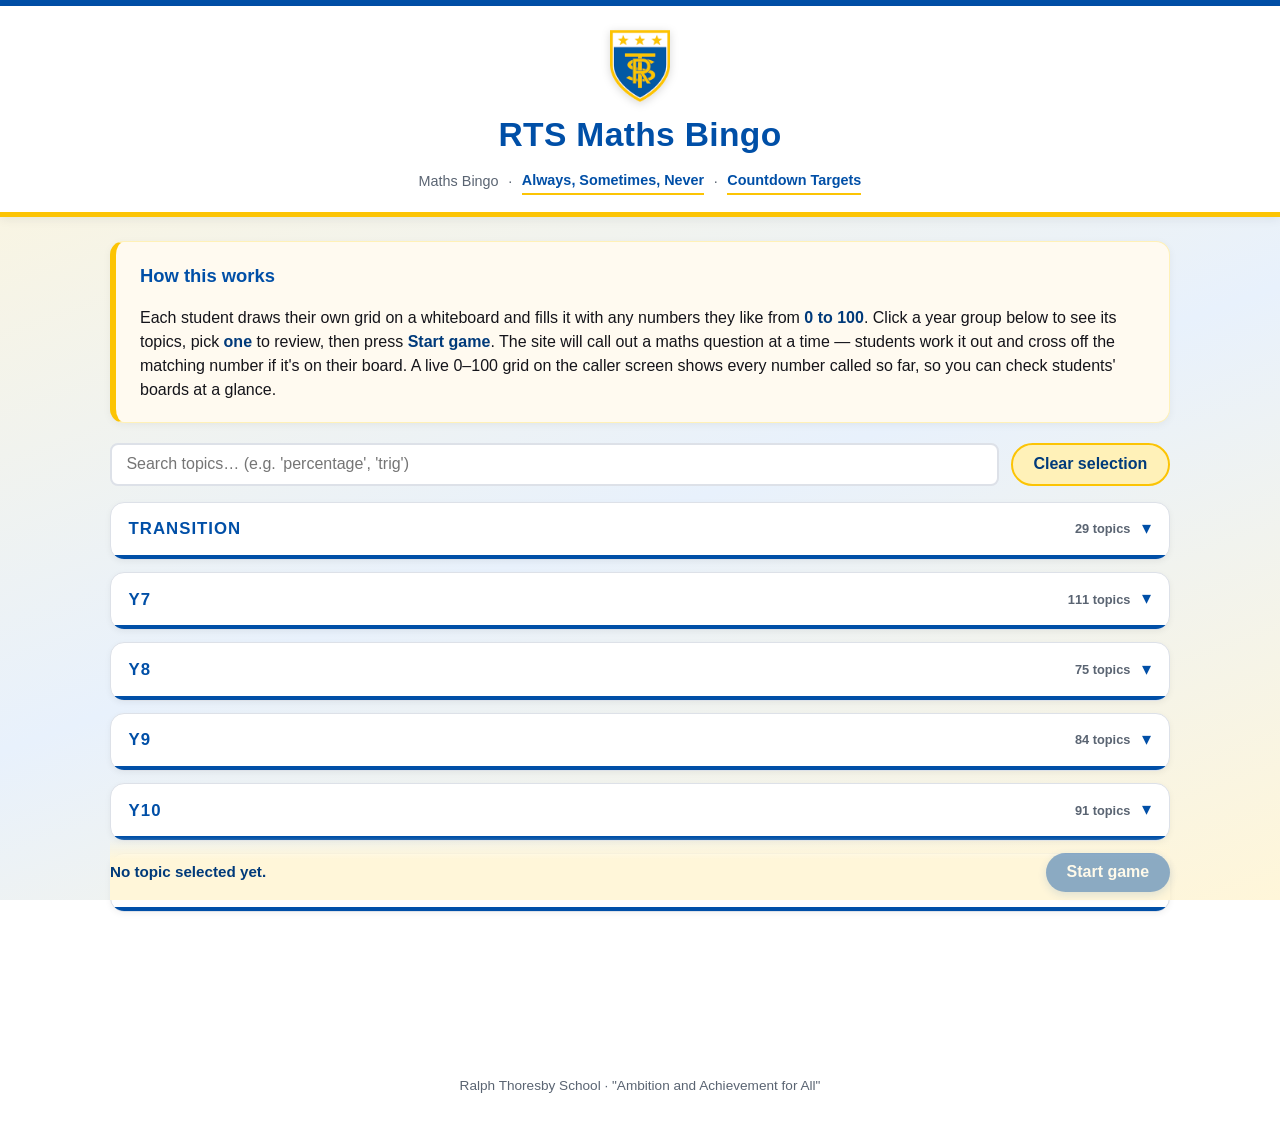
<file: index.html>
<!DOCTYPE html>
<html lang="en">
<head>
  <meta charset="UTF-8" />
  <meta name="viewport" content="width=device-width, initial-scale=1.0" />
  <title>RTS Maths Bingo</title>
  <link rel="icon" type="image/png" href="img/favicon.png" />
  <link rel="stylesheet" href="css/style.css" />
</head>
<body>

  <header class="app-header">
    <img src="img/rts-logo.png" alt="Ralph Thoresby School crest" class="header-logo" />
    <h1>RTS Maths Bingo</h1>
    <nav class="mode-nav">
      <span class="mode-nav-current">Maths Bingo</span>
      <span class="mode-nav-sep">·</span>
      <a href="asn.html">Always, Sometimes, Never</a>
      <span class="mode-nav-sep">·</span>
      <a href="countdown.html">Countdown Targets</a>
    </nav>
  </header>

  <!-- ============================= SETUP SCREEN ============================= -->
  <main id="screen-setup" class="screen">
    <section class="instructions">
      <h2>How this works</h2>
      <p>
        Each student draws their own grid on a whiteboard and fills it with any numbers
        they like from <strong>0 to 100</strong>. Click a year group below to see its topics,
        pick <strong>one</strong> to review, then press <strong>Start game</strong>. The site will call out a maths question at a time —
        students work it out and cross off the matching number if it's on their board.
        A live 0–100 grid on the caller screen shows every number called so far, so you can
        check students' boards at a glance.
      </p>
    </section>

    <section class="controls-row">
      <input type="text" id="topic-search" placeholder="Search topics… (e.g. 'percentage', 'trig')" />
      <div class="controls-buttons">
        <button type="button" id="select-none-btn" class="btn btn-secondary">Clear selection</button>
      </div>
    </section>

    <section id="topic-picker" class="topic-picker"></section>

    <section class="start-row">
      <div id="selection-summary" class="selection-summary">No topic selected yet.</div>
      <button type="button" id="start-game-btn" class="btn btn-primary" disabled>Start game</button>
    </section>
  </main>

  <!-- ============================= CALLER SCREEN ============================= -->
  <main id="screen-caller" class="screen" hidden>
    <div class="caller-layout">
      <section class="caller-main">
        <div class="progress-line">
          <span id="progress-text">Question 1 of 1</span>
          <button type="button" id="end-game-btn" class="btn btn-link">End game</button>
        </div>

        <div id="question-card" class="question-card">
          <p id="question-text">Loading…</p>
        </div>

        <div id="reveal-area" class="reveal-area" hidden>
          <span class="reveal-label">Answer:</span>
          <span id="reveal-number" class="reveal-number">–</span>
        </div>

        <div class="caller-buttons">
          <button type="button" id="reveal-btn" class="btn btn-primary btn-large">Reveal number</button>
          <button type="button" id="next-btn" class="btn btn-primary btn-large" hidden>Next question →</button>
          <button type="button" id="skip-btn" class="btn btn-secondary">Skip this question</button>
        </div>
      </section>

      <aside class="caller-sidebar">
        <h3>Numbers called <span id="called-count">(0)</span></h3>
        <div id="number-grid" class="number-grid"></div>
      </aside>
    </div>
  </main>

  <!-- ============================= SUMMARY SCREEN ============================= -->
  <main id="screen-summary" class="screen" hidden>
    <h2>Game summary</h2>
    <p id="summary-line"></p>
    <div id="summary-grid" class="number-grid summary-grid"></div>
    <p class="summary-list-label">Called, in order:</p>
    <p id="summary-list" class="summary-list"></p>
    <div class="summary-buttons">
      <button type="button" id="play-again-btn" class="btn btn-primary">Play again (same topic)</button>
      <button type="button" id="new-game-btn" class="btn btn-secondary">Choose a new topic</button>
    </div>
  </main>

  <footer class="app-footer">
    <p>Ralph Thoresby School · "Ambition and Achievement for All"</p>
  </footer>

  <script src="js/utils.js"></script>
  <script src="js/curriculum.js"></script>
  <script src="js/generators.js"></script>
  <script src="js/app.js"></script>
</body>
</html>
</file>
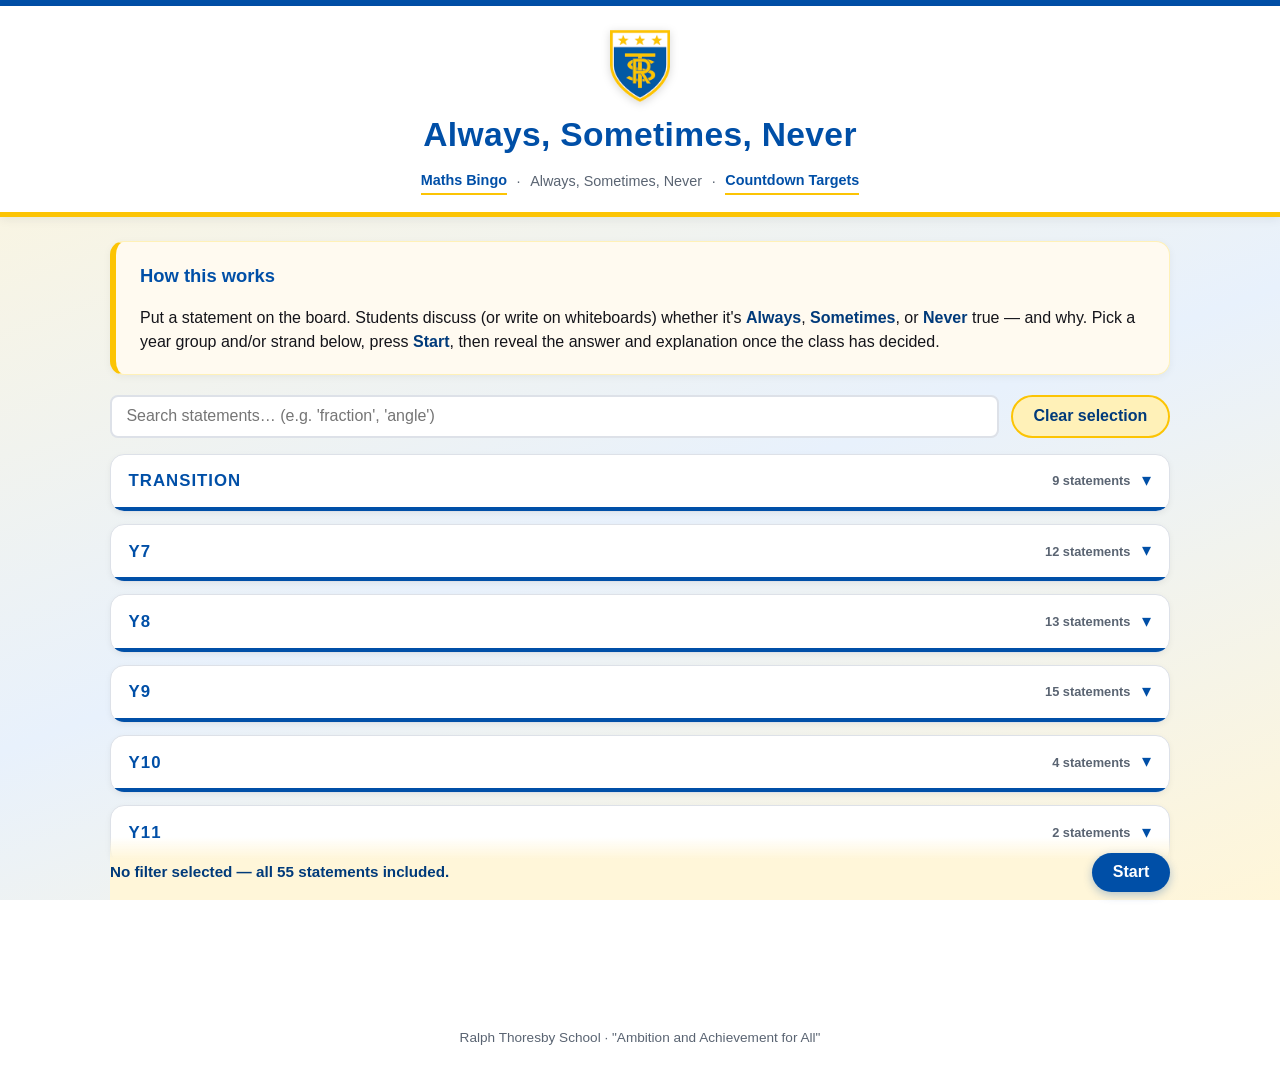
<file: asn.html>
<!DOCTYPE html>
<html lang="en">
<head>
  <meta charset="UTF-8" />
  <meta name="viewport" content="width=device-width, initial-scale=1.0" />
  <title>RTS Maths: Always, Sometimes, Never</title>
  <link rel="icon" type="image/png" href="img/favicon.png" />
  <link rel="stylesheet" href="css/style.css" />
</head>
<body>

  <header class="app-header">
    <img src="img/rts-logo.png" alt="Ralph Thoresby School crest" class="header-logo" />
    <h1>Always, Sometimes, Never</h1>
    <nav class="mode-nav">
      <a href="index.html">Maths Bingo</a>
      <span class="mode-nav-sep">·</span>
      <span class="mode-nav-current">Always, Sometimes, Never</span>
      <span class="mode-nav-sep">·</span>
      <a href="countdown.html">Countdown Targets</a>
    </nav>
  </header>

  <!-- ============================= SETUP SCREEN ============================= -->
  <main id="screen-setup" class="screen">
    <section class="instructions">
      <h2>How this works</h2>
      <p>
        Put a statement on the board. Students discuss (or write on whiteboards) whether it's
        <strong>Always</strong>, <strong>Sometimes</strong>, or <strong>Never</strong> true — and why.
        Pick a year group and/or strand below, press <strong>Start</strong>, then reveal the
        answer and explanation once the class has decided.
      </p>
    </section>

    <section class="controls-row">
      <input type="text" id="topic-search" placeholder="Search statements… (e.g. 'fraction', 'angle')" />
      <div class="controls-buttons">
        <button type="button" id="select-none-btn" class="btn btn-secondary">Clear selection</button>
      </div>
    </section>

    <section id="topic-picker" class="topic-picker"></section>

    <section class="start-row">
      <div id="selection-summary" class="selection-summary">No filter selected — all statements included.</div>
      <button type="button" id="start-game-btn" class="btn btn-primary">Start</button>
    </section>
  </main>

  <!-- ============================= CALLER SCREEN ============================= -->
  <main id="screen-caller" class="screen" hidden>
    <div class="asn-layout">
      <section class="caller-main">
        <div class="progress-line">
          <span id="progress-text">Statement 1 of 1</span>
          <button type="button" id="end-game-btn" class="btn btn-link">End</button>
        </div>

        <div id="question-card" class="question-card asn-statement-card">
          <p id="question-text">Loading…</p>
        </div>

        <div id="reveal-area" class="reveal-area asn-reveal-area" hidden>
          <span id="reveal-number" class="verdict-badge">–</span>
          <p id="reveal-explanation" class="reveal-explanation"></p>
        </div>

        <div class="caller-buttons">
          <button type="button" id="reveal-btn" class="btn btn-primary btn-large">Reveal answer</button>
          <button type="button" id="next-btn" class="btn btn-primary btn-large" hidden>Next statement →</button>
          <button type="button" id="skip-btn" class="btn btn-secondary">Skip this one</button>
        </div>
      </section>
    </div>
  </main>

  <!-- ============================= SUMMARY SCREEN ============================= -->
  <main id="screen-summary" class="screen" hidden>
    <h2>Session summary</h2>
    <p id="summary-line"></p>
    <div class="summary-buttons">
      <button type="button" id="play-again-btn" class="btn btn-primary">Play again (same filter)</button>
      <button type="button" id="new-game-btn" class="btn btn-secondary">Choose a new filter</button>
    </div>
  </main>

  <footer class="app-footer">
    <p>Ralph Thoresby School · "Ambition and Achievement for All"</p>
  </footer>

  <script src="js/asn-data.js"></script>
  <script src="js/asn-app.js"></script>
</body>
</html>
</file>
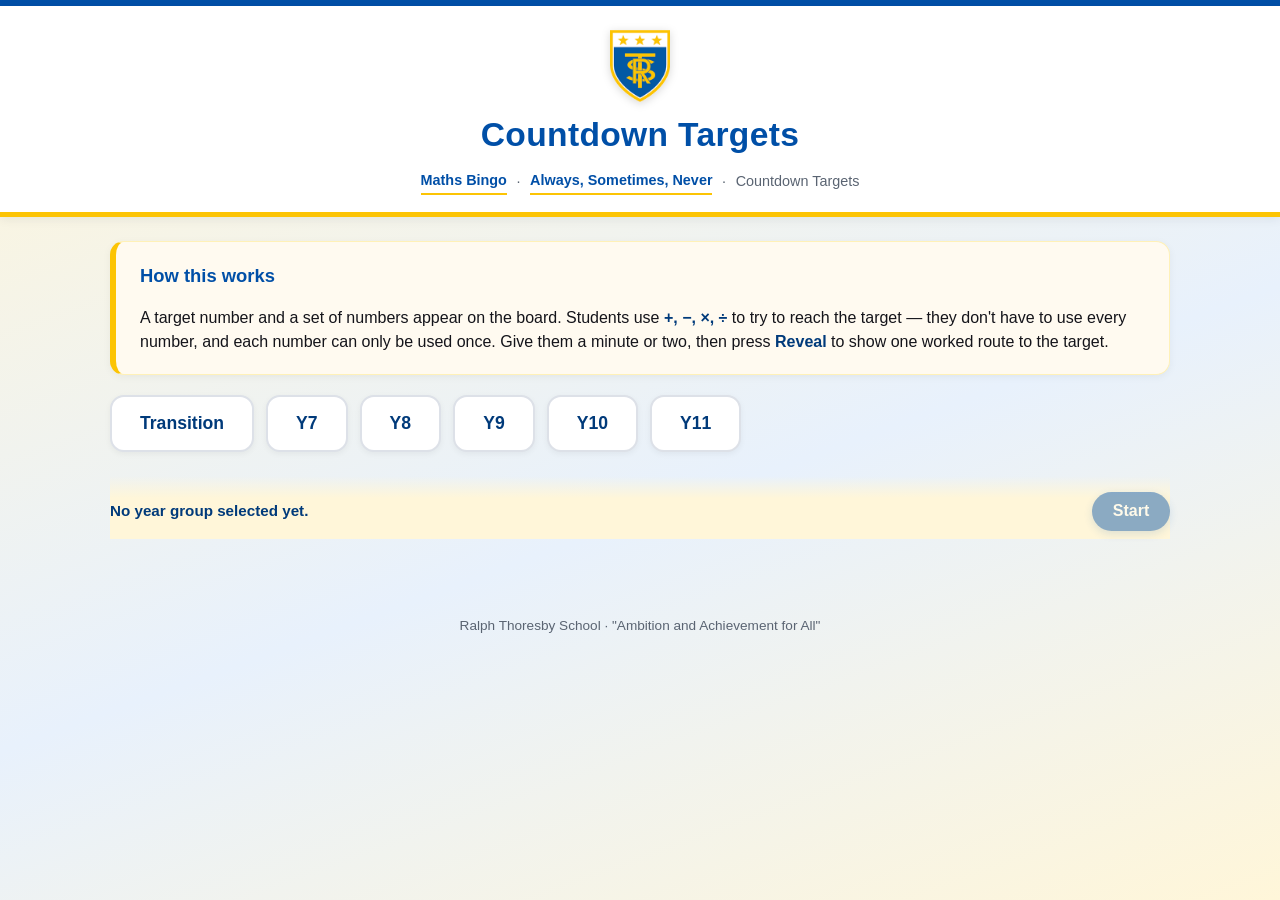
<file: countdown.html>
<!DOCTYPE html>
<html lang="en">
<head>
  <meta charset="UTF-8" />
  <meta name="viewport" content="width=device-width, initial-scale=1.0" />
  <title>RTS Maths: Countdown Targets</title>
  <link rel="icon" type="image/png" href="img/favicon.png" />
  <link rel="stylesheet" href="css/style.css" />
</head>
<body>

  <header class="app-header">
    <img src="img/rts-logo.png" alt="Ralph Thoresby School crest" class="header-logo" />
    <h1>Countdown Targets</h1>
    <nav class="mode-nav">
      <a href="index.html">Maths Bingo</a>
      <span class="mode-nav-sep">·</span>
      <a href="asn.html">Always, Sometimes, Never</a>
      <span class="mode-nav-sep">·</span>
      <span class="mode-nav-current">Countdown Targets</span>
    </nav>
  </header>

  <!-- ============================= SETUP SCREEN ============================= -->
  <main id="screen-setup" class="screen">
    <section class="instructions">
      <h2>How this works</h2>
      <p>
        A target number and a set of numbers appear on the board. Students use
        <strong>+, −, ×, ÷</strong> to try to reach the target — they don't have to use every
        number, and each number can only be used once. Give them a minute or two, then press
        <strong>Reveal</strong> to show one worked route to the target.
      </p>
    </section>

    <section id="level-picker" class="setup-picker">
      <div id="level-grid" class="level-grid"></div>
    </section>

    <section class="start-row">
      <div id="selection-summary" class="selection-summary">No year group selected yet.</div>
      <button type="button" id="start-game-btn" class="btn btn-primary" disabled>Start</button>
    </section>
  </main>

  <!-- ============================= CALLER SCREEN ============================= -->
  <main id="screen-caller" class="screen" hidden>
    <div class="countdown-layout">
      <div class="progress-line">
        <span id="progress-text">Puzzle 1</span>
        <button type="button" id="end-game-btn" class="btn btn-link">End</button>
      </div>

      <div class="target-card">
        <span class="target-label">Target</span>
        <span id="target-number" class="target-number">–</span>
      </div>

      <div id="numbers-row" class="numbers-row"></div>

      <div id="reveal-area" class="reveal-area" hidden>
        <div id="solution-steps" class="solution-steps"></div>
      </div>

      <div class="caller-buttons">
        <button type="button" id="reveal-btn" class="btn btn-primary btn-large">Reveal a route</button>
        <button type="button" id="next-btn" class="btn btn-primary btn-large" hidden>Next puzzle →</button>
        <button type="button" id="skip-btn" class="btn btn-secondary">Skip this one</button>
      </div>
    </div>
  </main>

  <!-- ============================= SUMMARY SCREEN ============================= -->
  <main id="screen-summary" class="screen" hidden>
    <h2>Session summary</h2>
    <p id="summary-line"></p>
    <div class="summary-buttons">
      <button type="button" id="play-again-btn" class="btn btn-primary">Play again (same year group)</button>
      <button type="button" id="new-game-btn" class="btn btn-secondary">Choose a new year group</button>
    </div>
  </main>

  <footer class="app-footer">
    <p>Ralph Thoresby School · "Ambition and Achievement for All"</p>
  </footer>

  <script src="js/countdown-app.js"></script>
</body>
</html>
</file>
<file: css/style.css>
/* RTS (Ralph Thoresby School) branding: the school crest's blue and gold, turned up
   for a livelier, more game-show feel while staying easy to read on a classroom screen. */
:root {
  --bg-a: #fff6d9;   /* pale gold */
  --bg-b: #e8f1fc;   /* pale blue */
  --panel: #ffffff;
  --panel-tint: #fffaf0;
  --ink: #14141a;
  --muted: #5a6472;
  --primary: #004fa7;
  --primary-dark: #003a7a;
  --primary-soft: #e3edf9;
  --gold: #fcc404;
  --gold-soft: #fff1b8;
  --gold-deep: #d9a600;
  --border: #dde1e8;
  --called-bg: #fcc404;
  --called-ink: #14141a;
  --radius: 14px;
  font-size: 16px;
}

* { box-sizing: border-box; }

body {
  margin: 0;
  min-height: 100vh;
  border-top: 6px solid var(--primary);
  background: linear-gradient(160deg, var(--bg-a) 0%, var(--bg-b) 55%, var(--bg-a) 100%) fixed;
  color: var(--ink);
  font-family: "Segoe UI", Roboto, Helvetica, Arial, sans-serif;
  line-height: 1.5;
}

.app-header {
  text-align: center;
  padding: 1.5rem 1rem 1.1rem;
  border-bottom: 5px solid var(--gold);
  background: var(--panel);
  box-shadow: 0 2px 10px rgba(11, 37, 69, 0.08);
}
.app-header .header-logo {
  height: 72px;
  width: auto;
  display: block;
  margin: 0 auto 0.5rem;
  filter: drop-shadow(0 2px 4px rgba(0, 0, 0, 0.15));
}
.app-header h1 { margin: 0 0 0.25rem; font-size: 2.1rem; color: var(--primary); letter-spacing: 0.01em; }
.app-header .subtitle { margin: 0; color: var(--muted); font-size: 1rem; }

.mode-nav {
  margin-top: 0.6rem;
  font-size: 0.9rem;
  display: flex;
  justify-content: center;
  gap: 0.6rem;
  align-items: center;
}
.mode-nav a {
  color: var(--primary);
  font-weight: 700;
  text-decoration: none;
  border-bottom: 2px solid var(--gold);
  padding-bottom: 1px;
}
.mode-nav a:hover { color: var(--primary-dark); }
.mode-nav-current {
  color: var(--muted);
}
.mode-nav-sep { color: var(--muted); }

.app-footer {
  text-align: center;
  color: var(--muted);
  font-size: 0.85rem;
  padding: 2rem 1rem 1.5rem;
}

main.screen {
  max-width: 1100px;
  margin: 0 auto;
  padding: 1.5rem 1.25rem 2rem;
}

/* ---------- Setup screen ---------- */
.instructions {
  background: var(--panel-tint);
  border: 1px solid var(--gold-soft);
  border-left: 6px solid var(--gold);
  border-radius: var(--radius);
  padding: 1.25rem 1.5rem;
  margin-bottom: 1.25rem;
  box-shadow: 0 2px 8px rgba(20, 20, 26, 0.05);
}
.instructions h2 { margin-top: 0; font-size: 1.15rem; color: var(--primary); }
.instructions p { margin-bottom: 0; color: var(--ink); }
.instructions strong { color: var(--primary-dark); }

.controls-row {
  display: flex;
  flex-wrap: wrap;
  gap: 0.75rem;
  align-items: center;
  margin-bottom: 1rem;
}
#topic-search {
  flex: 1 1 260px;
  padding: 0.65rem 0.9rem;
  border-radius: 8px;
  border: 2px solid var(--border);
  font-size: 1rem;
  background: var(--panel);
}
#topic-search:focus { outline: none; border-color: var(--primary); }
.controls-buttons { display: flex; gap: 0.5rem; }

.topic-picker {
  display: flex;
  flex-direction: column;
  gap: 0.75rem;
  margin-bottom: 1.5rem;
}

.year-section {
  border: 1px solid var(--border);
  border-radius: var(--radius);
  background: var(--panel);
  overflow: hidden;
  box-shadow: 0 2px 6px rgba(20, 20, 26, 0.05);
}

.year-toggle {
  width: 100%;
  display: flex;
  align-items: center;
  gap: 0.75rem;
  padding: 0.85rem 1.1rem;
  background: none;
  border: none;
  border-bottom: 4px solid var(--primary);
  cursor: pointer;
  font: inherit;
  text-align: left;
  color: inherit;
}
.year-toggle:hover { background: var(--primary-soft); }
.year-toggle-label {
  font-size: 1.05rem;
  font-weight: 800;
  color: var(--primary);
  text-transform: uppercase;
  letter-spacing: 0.06em;
}
.year-toggle-count {
  margin-left: auto;
  font-size: 0.8rem;
  color: var(--muted);
  font-weight: 600;
}
.year-toggle-chevron {
  font-size: 1.1rem;
  line-height: 1;
  color: var(--primary);
  transition: transform 0.2s ease;
}
.year-section.open .year-toggle { border-bottom-color: var(--gold); }
.year-section.open .year-toggle-chevron { transform: rotate(180deg); }

.year-topics {
  display: none;
  grid-template-columns: repeat(auto-fill, minmax(300px, 1fr));
  gap: 0.9rem;
  padding: 0 1.1rem 1.1rem;
}
.year-section.open .year-topics { display: grid; }

.year-section.no-match { display: none; }

.topic-card {
  background: var(--panel);
  border: 1px solid var(--border);
  border-top: 4px solid var(--primary);
  border-radius: var(--radius);
  padding: 0.9rem 1rem;
  box-shadow: 0 2px 6px rgba(20, 20, 26, 0.05);
  transition: box-shadow 0.15s ease, transform 0.15s ease;
}
.topic-card:hover { box-shadow: 0 6px 16px rgba(0, 79, 167, 0.15); transform: translateY(-1px); }
.topic-card:has(input:checked) { border-top-color: var(--gold); box-shadow: 0 0 0 2px var(--gold-soft), 0 6px 16px rgba(252, 196, 4, 0.25); }

.topic-card-header {
  display: flex;
  align-items: baseline;
  justify-content: space-between;
  gap: 0.5rem;
  margin-bottom: 0.4rem;
}
.topic-card-header h3 {
  margin: 0;
  font-size: 0.95rem;
  font-weight: 700;
  color: var(--primary-dark);
}
.topic-card-header .strand-label {
  font-size: 0.72rem;
  color: var(--muted);
  text-transform: uppercase;
  letter-spacing: 0.03em;
}
.subtopic-list { list-style: none; margin: 0; padding: 0; }
.subtopic-list li {
  display: flex;
  align-items: center;
  gap: 0.5rem;
  padding: 0.25rem 0.35rem;
  font-size: 0.9rem;
  border-radius: 6px;
}
.subtopic-list li:has(input:checked) { background: var(--gold-soft); }
.subtopic-list label { cursor: pointer; }
.subtopic-list input[type="radio"] { cursor: pointer; width: 17px; height: 17px; flex-shrink: 0; accent-color: var(--primary); }
.subtopic-list li:has(input:checked) label { font-weight: 700; color: var(--primary-dark); }

.topic-card.hidden-by-search { display: none; }

.start-row {
  position: sticky;
  bottom: 0;
  background: linear-gradient(to top, var(--bg-a) 65%, transparent);
  padding: 1rem 0 0.5rem;
  display: flex;
  align-items: center;
  justify-content: space-between;
  gap: 1rem;
  flex-wrap: wrap;
}
.selection-summary { color: var(--primary-dark); font-size: 0.95rem; font-weight: 600; }

/* ---------- Buttons ---------- */
.btn {
  font-size: 1rem;
  padding: 0.65rem 1.3rem;
  border-radius: 999px;
  border: none;
  cursor: pointer;
  font-weight: 700;
  transition: transform 0.05s ease, opacity 0.15s ease, box-shadow 0.15s ease;
}
.btn:active { transform: scale(0.96); }
.btn:disabled { opacity: 0.45; cursor: not-allowed; }
.btn-primary { background: var(--primary); color: #fff; box-shadow: 0 3px 10px rgba(0, 79, 167, 0.3); }
.btn-primary:hover:not(:disabled) { background: var(--primary-dark); }
.btn-secondary { background: var(--gold-soft); color: var(--primary-dark); border: 2px solid var(--gold); }
.btn-secondary:hover { background: var(--gold); }
.btn-link { background: none; color: var(--muted); text-decoration: underline; padding: 0.4rem 0.2rem; border-radius: 0; }
.btn-large { font-size: 1.25rem; padding: 0.95rem 2.2rem; }

/* ---------- Caller screen ---------- */
.caller-layout {
  display: grid;
  grid-template-columns: 1fr 320px;
  gap: 1.5rem;
  align-items: start;
}
@media (max-width: 800px) {
  .caller-layout { grid-template-columns: 1fr; }
}

.progress-line {
  display: flex;
  justify-content: space-between;
  align-items: center;
  color: var(--primary-dark);
  margin-bottom: 0.75rem;
  font-size: 0.95rem;
  font-weight: 700;
}

.question-card {
  background: var(--panel);
  border: 1px solid var(--border);
  border-top: 6px solid var(--primary);
  border-radius: var(--radius);
  padding: 2.5rem 2rem;
  text-align: center;
  min-height: 160px;
  display: flex;
  align-items: center;
  justify-content: center;
  box-shadow: 0 4px 14px rgba(20, 20, 26, 0.08);
}
#question-text { font-size: 1.6rem; margin: 0; font-weight: 600; }

.reveal-area {
  text-align: center;
  margin-top: 1.25rem;
}
.reveal-label { color: var(--muted); font-size: 1.1rem; margin-right: 0.5rem; }
.reveal-number {
  font-size: 3rem;
  font-weight: 800;
  color: var(--ink);
  background: var(--gold);
  border: 3px solid var(--primary);
  padding: 0.15rem 1.1rem;
  border-radius: 14px;
  display: inline-block;
  animation: pop 0.4s ease;
  box-shadow: 0 4px 12px rgba(252, 196, 4, 0.45);
}

@keyframes pop {
  0% { transform: scale(0.5) rotate(-6deg); opacity: 0; }
  70% { transform: scale(1.12) rotate(2deg); opacity: 1; }
  100% { transform: scale(1) rotate(0); }
}

.caller-buttons {
  display: flex;
  justify-content: center;
  align-items: center;
  gap: 1rem;
  margin-top: 1.75rem;
  flex-wrap: wrap;
}

.caller-sidebar {
  background: var(--panel);
  border: 1px solid var(--border);
  border-top: 4px solid var(--gold);
  border-radius: var(--radius);
  padding: 1rem 1.1rem;
  box-shadow: 0 4px 14px rgba(20, 20, 26, 0.08);
}
.caller-sidebar h3 { margin: 0 0 0.75rem; font-size: 1rem; color: var(--primary-dark); }

.number-grid {
  display: grid;
  grid-template-columns: repeat(10, 1fr);
  gap: 4px;
}
.number-grid .cell {
  aspect-ratio: 1 / 1;
  display: flex;
  align-items: center;
  justify-content: center;
  font-size: 0.72rem;
  border-radius: 6px;
  background: var(--primary-soft);
  color: var(--primary-dark);
  transition: transform 0.15s ease;
}
.number-grid .cell.called {
  background: var(--called-bg);
  color: var(--called-ink);
  font-weight: 800;
  box-shadow: 0 0 0 2px #fff, 0 0 0 3px var(--gold-deep);
  animation: pop 0.35s ease;
}

/* ---------- Always, Sometimes, Never screen ---------- */
.asn-layout { max-width: 800px; margin: 0 auto; }

.asn-statement-card #question-text { font-size: 1.75rem; }

.asn-reveal-area { text-align: center; margin-top: 1.5rem; }

.verdict-badge {
  display: inline-block;
  font-size: 2.2rem;
  font-weight: 800;
  padding: 0.3rem 1.5rem;
  border-radius: 999px;
  border: 3px solid var(--primary);
  background: var(--gold);
  color: var(--ink);
  animation: pop 0.4s ease;
  box-shadow: 0 4px 12px rgba(252, 196, 4, 0.45);
}
.verdict-badge.verdict-always { background: #d6f5db; border-color: #1a8a3a; color: #0d5c22; }
.verdict-badge.verdict-sometimes { background: var(--gold-soft); border-color: var(--gold-deep); color: #6b5300; }
.verdict-badge.verdict-never { background: #fbdada; border-color: #b5202a; color: #7a1119; }

.reveal-explanation {
  max-width: 640px;
  margin: 1.25rem auto 0;
  color: var(--ink);
  font-size: 1.05rem;
  line-height: 1.6;
  background: var(--panel-tint);
  border: 1px solid var(--gold-soft);
  border-left: 6px solid var(--gold);
  border-radius: var(--radius);
  padding: 1rem 1.25rem;
  text-align: left;
}

/* ---------- Countdown Targets screen ---------- */
.countdown-layout { max-width: 800px; margin: 0 auto; }

.setup-picker { margin-bottom: 1.5rem; }
.level-grid {
  display: flex;
  flex-wrap: wrap;
  gap: 0.75rem;
}
.level-btn {
  font-size: 1.1rem;
  font-weight: 800;
  padding: 1rem 1.75rem;
  border-radius: var(--radius);
  border: 2px solid var(--border);
  background: var(--panel);
  color: var(--primary-dark);
  cursor: pointer;
  box-shadow: 0 2px 6px rgba(20, 20, 26, 0.05);
  transition: box-shadow 0.15s ease, transform 0.15s ease, border-color 0.15s ease;
}
.level-btn:hover { box-shadow: 0 6px 16px rgba(0, 79, 167, 0.15); transform: translateY(-1px); }
.level-btn.selected {
  border-color: var(--gold);
  background: var(--gold-soft);
  box-shadow: 0 0 0 2px var(--gold-soft), 0 6px 16px rgba(252, 196, 4, 0.25);
}

.target-card {
  text-align: center;
  background: var(--panel);
  border: 1px solid var(--border);
  border-top: 6px solid var(--primary);
  border-radius: var(--radius);
  padding: 1.75rem 2rem;
  box-shadow: 0 4px 14px rgba(20, 20, 26, 0.08);
  margin-bottom: 1.25rem;
}
.target-label {
  display: block;
  color: var(--muted);
  font-size: 1rem;
  text-transform: uppercase;
  letter-spacing: 0.08em;
  margin-bottom: 0.4rem;
}
.target-number {
  font-size: 3.5rem;
  font-weight: 800;
  color: var(--ink);
  background: var(--gold);
  border: 3px solid var(--primary);
  padding: 0.1rem 1.4rem;
  border-radius: 14px;
  display: inline-block;
  box-shadow: 0 4px 12px rgba(252, 196, 4, 0.45);
}

.numbers-row {
  display: flex;
  flex-wrap: wrap;
  justify-content: center;
  gap: 0.75rem;
  margin-bottom: 1.5rem;
}
.number-tile {
  min-width: 64px;
  padding: 0.9rem 0.5rem;
  text-align: center;
  font-size: 1.5rem;
  font-weight: 800;
  color: var(--primary-dark);
  background: var(--primary-soft);
  border: 2px solid var(--border);
  border-radius: 10px;
}
.number-tile.used {
  background: var(--gold);
  border-color: var(--primary);
  color: var(--ink);
  box-shadow: 0 3px 10px rgba(252, 196, 4, 0.4);
}
.number-tile.unused { opacity: 0.4; }

.solution-steps {
  max-width: 480px;
  margin: 0 auto;
  background: var(--panel-tint);
  border: 1px solid var(--gold-soft);
  border-left: 6px solid var(--gold);
  border-radius: var(--radius);
  padding: 1rem 1.25rem;
  text-align: left;
}
.solution-steps p {
  margin: 0.3rem 0;
  font-size: 1.1rem;
  font-weight: 600;
  color: var(--ink);
}
.solution-steps p.solution-final {
  margin-top: 0.6rem;
  padding-top: 0.6rem;
  border-top: 1px dashed var(--gold-deep);
  color: var(--primary-dark);
}

/* ---------- Summary screen ---------- */
#summary-line { color: var(--primary-dark); font-weight: 600; }
.summary-grid { max-width: 480px; margin-bottom: 1.5rem; }
.summary-list-label { margin-bottom: 0.35rem; font-weight: 700; color: var(--primary-dark); }
.summary-list {
  background: var(--panel);
  border: 1px solid var(--border);
  border-left: 6px solid var(--primary);
  border-radius: var(--radius);
  padding: 1rem 1.25rem;
  font-size: 1.05rem;
  letter-spacing: 0.02em;
  box-shadow: 0 2px 8px rgba(20, 20, 26, 0.05);
}
.summary-buttons { display: flex; gap: 1rem; margin-top: 1.5rem; flex-wrap: wrap; }
</file>
